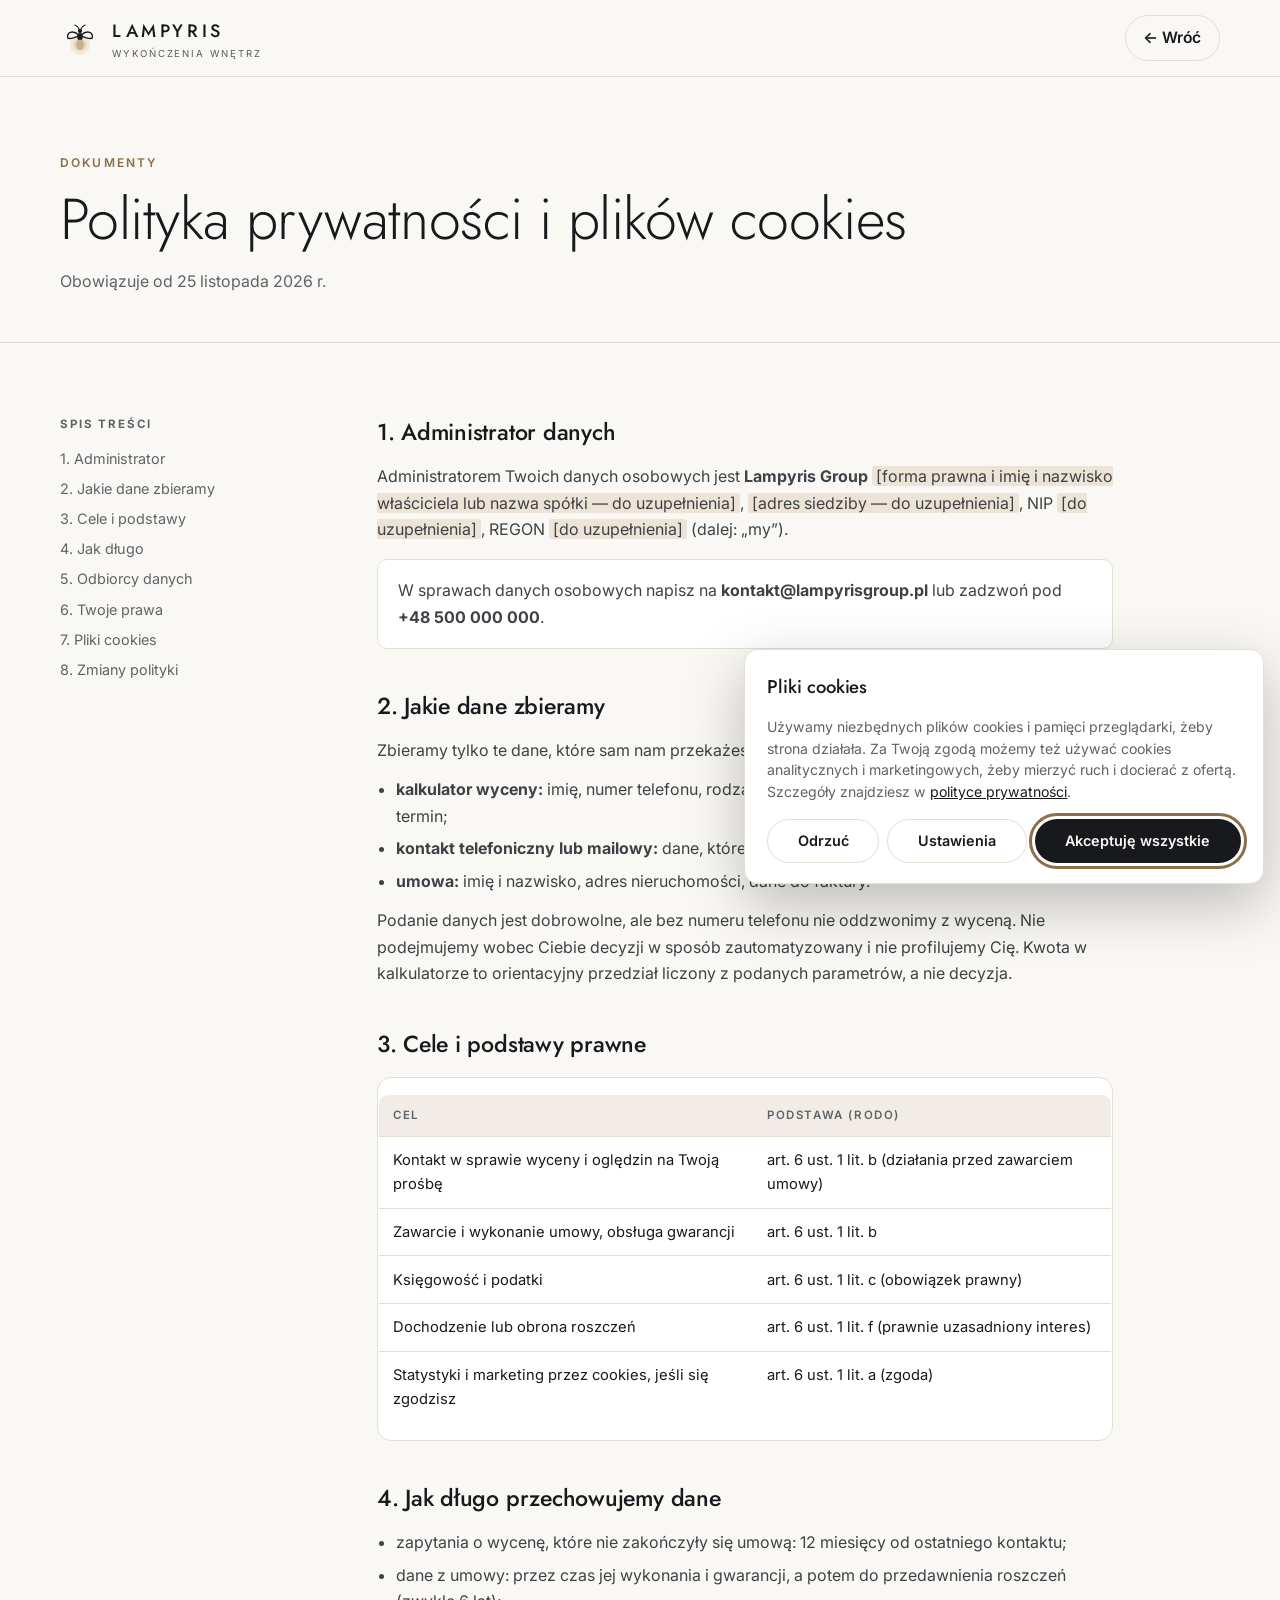
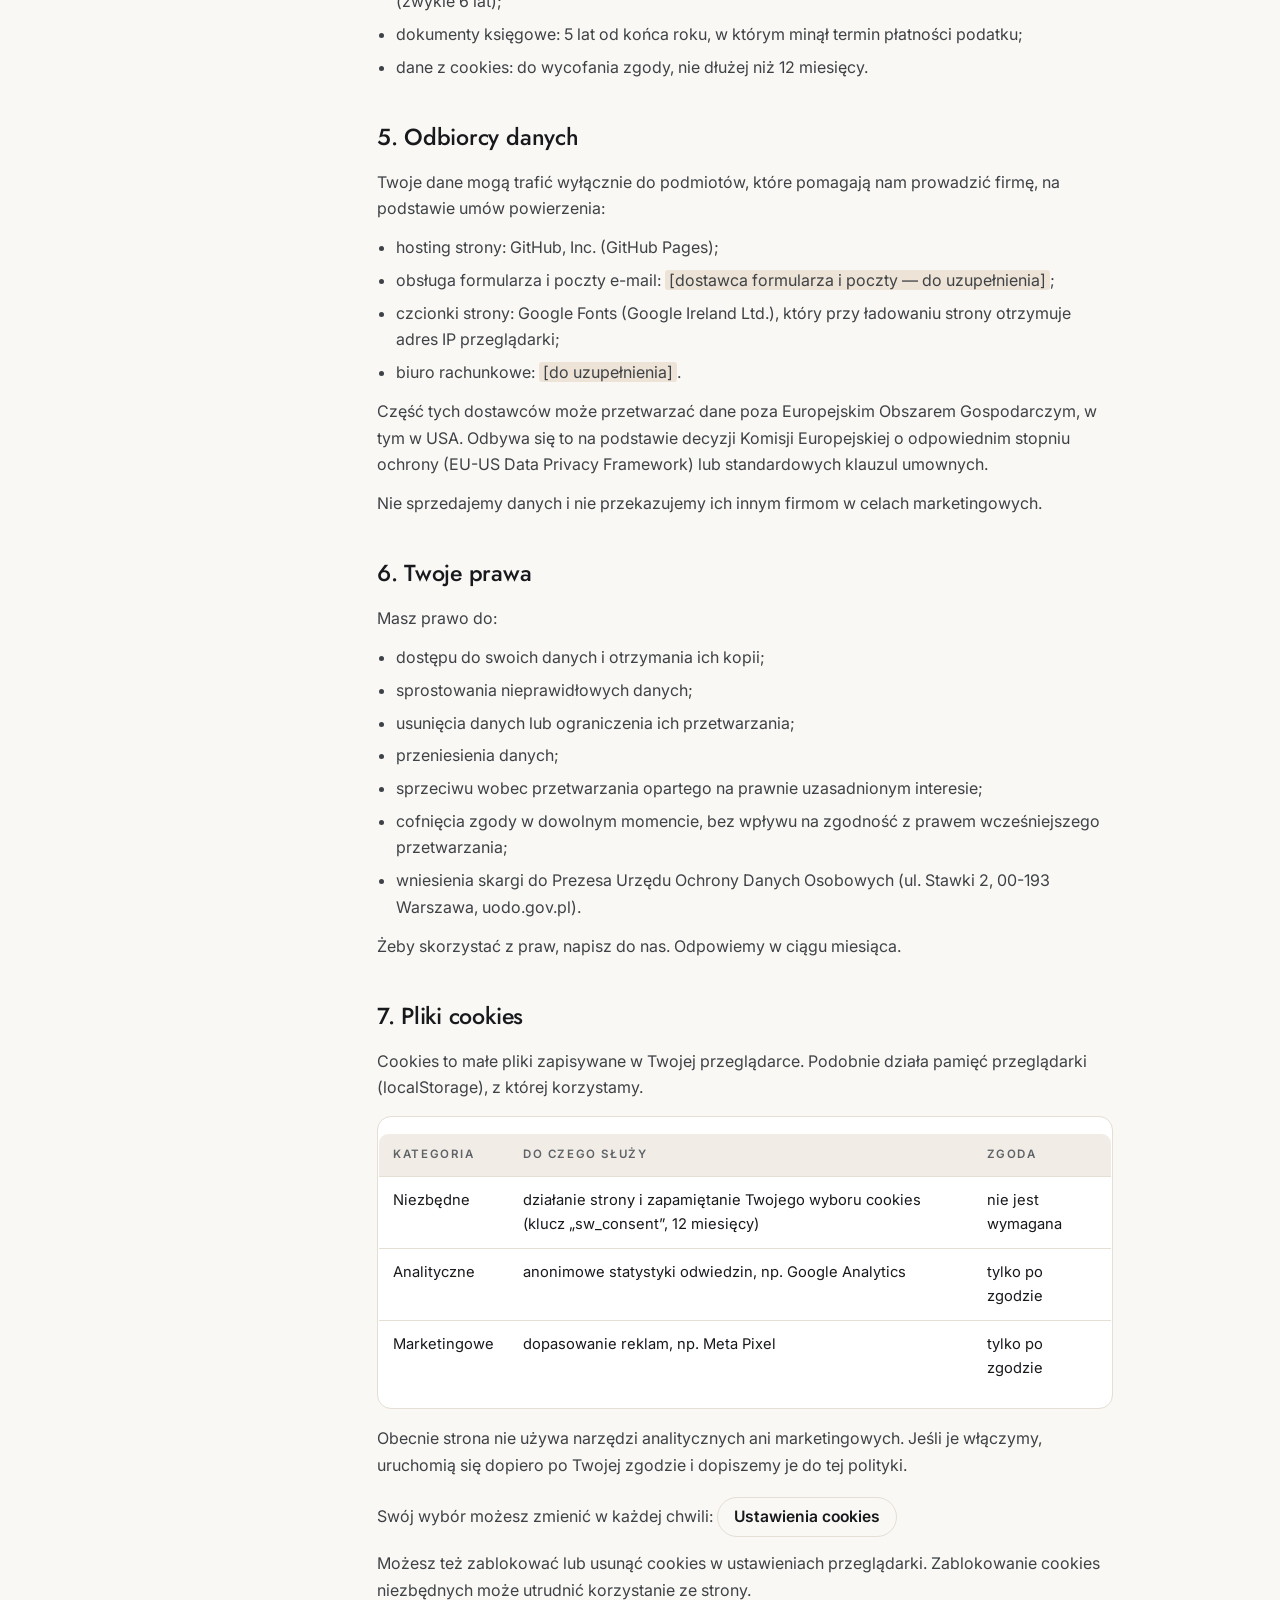
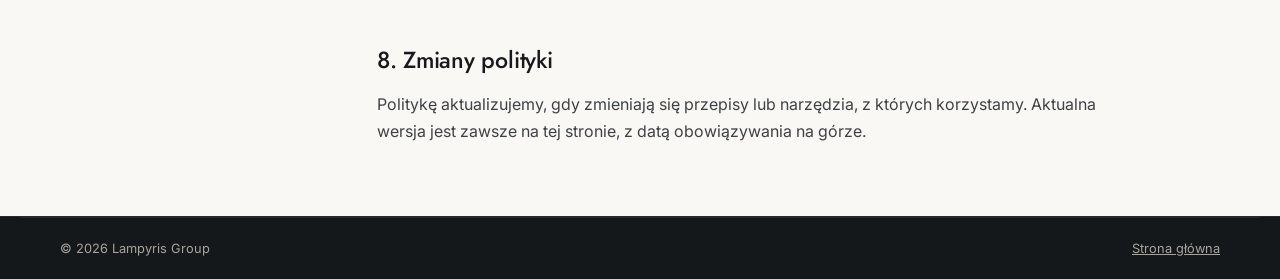
<file: polityka-prywatnosci.html>
<!doctype html>
<html lang="pl">
<head>
<meta charset="utf-8">
<meta name="viewport" content="width=device-width,initial-scale=1,viewport-fit=cover">
<meta name="robots" content="noindex">
<meta name="theme-color" content="#FAF8F4">
<title>Polityka prywatności i cookies — Lampyris Group</title>
<meta name="description" content="Zasady przetwarzania danych osobowych i używania plików cookies na stronie Lampyris Group.">
<link rel="icon" href="favicon.svg" type="image/svg+xml">
<link rel="preconnect" href="https://fonts.googleapis.com">
<link rel="preconnect" href="https://fonts.gstatic.com" crossorigin>
<link rel="stylesheet" href="https://fonts.googleapis.com/css2?family=Jost:wght@200;300;400;500&family=Inter:wght@400;500;600;700&display=swap">
<link rel="stylesheet" href="styles.css">
</head>
<body>
<!-- WZÓR POLITYKI: uzupełnij pola oznaczone [do uzupełnienia] i daj do sprawdzenia prawnikowi lub IOD przed użyciem. -->
<header class="site-head always-solid" id="head">
  <div class="wrap head-row">
    <a class="logo" href="index.html" aria-label="Lampyris Group — strona główna">
      <svg class="logo-mark" viewBox="0 0 48 48" aria-hidden="true"><circle cx="24" cy="32" r="12" fill="#C9AE8A" opacity=".22"/><circle cx="24" cy="32" r="7.5" fill="#C9AE8A" opacity=".35"/><path d="M22.6 20.5C15 13.5 7.5 17.5 9.5 24.5c3.8.6 9-1.2 13.6-3.4M25.4 20.5c7.6-7 15.1-3 13.1 4-3.8.6-9-1.2-13.6-3.4" fill="none" stroke="currentColor" stroke-width="1.6" stroke-linejoin="round"/><ellipse cx="24" cy="22.5" rx="3.3" ry="4.6" fill="currentColor"/><circle cx="24" cy="15.6" r="2.6" fill="currentColor"/><path d="M23 13.6c-1-2.6-2.8-4.4-5.2-5.2M25 13.6c1-2.6 2.8-4.4 5.2-5.2" fill="none" stroke="currentColor" stroke-width="1.3" stroke-linecap="round"/><ellipse cx="24" cy="32" rx="4.6" ry="6.2" fill="#C9AE8A"/></svg>
      <span class="logo-text"><b>Lampyris</b><small>Wykończenia wnętrz</small></span>
    </a>
    <a class="btn btn-line" href="index.html" style="min-height:44px;padding-inline:1.1rem" aria-label="Wróć na stronę główną">← Wróć</a>
  </div>
</header>

<main>
  <div class="doc-hero">
    <div class="wrap">
      <span class="eyebrow">Dokumenty</span>
      <h1>Polityka prywatności i plików cookies</h1>
      <p>Obowiązuje od 25 listopada 2026 r.</p>
    </div>
  </div>

  <div class="wrap doc">
    <nav class="toc" aria-label="Spis treści">
      <b>Spis treści</b>
      <a href="#administrator">1. Administrator</a>
      <a href="#dane">2. Jakie dane zbieramy</a>
      <a href="#cele">3. Cele i podstawy</a>
      <a href="#okres">4. Jak długo</a>
      <a href="#odbiorcy">5. Odbiorcy danych</a>
      <a href="#prawa">6. Twoje prawa</a>
      <a href="#cookies">7. Pliki cookies</a>
      <a href="#zmiany">8. Zmiany polityki</a>
    </nav>

    <article class="doc-body">
      <h2 id="administrator">1. Administrator danych</h2>
      <p>Administratorem Twoich danych osobowych jest <strong>Lampyris Group</strong> <span class="todo">[forma prawna i imię i nazwisko właściciela lub nazwa spółki — do uzupełnienia]</span>, <span class="todo">[adres siedziby — do uzupełnienia]</span>, NIP <span class="todo">[do uzupełnienia]</span>, REGON <span class="todo">[do uzupełnienia]</span> (dalej: „my”).</p>
      <div class="box"><p>W sprawach danych osobowych napisz na <strong>kontakt@lampyrisgroup.pl</strong> lub zadzwoń pod <strong>+48 500 000 000</strong>.</p></div>

      <h2 id="dane">2. Jakie dane zbieramy</h2>
      <p>Zbieramy tylko te dane, które sam nam przekażesz:</p>
      <ul>
        <li><strong>kalkulator wyceny:</strong> imię, numer telefonu, rodzaj i zakres prac, metraż, miejscowość, planowany termin;</li>
        <li><strong>kontakt telefoniczny lub mailowy:</strong> dane, które podasz w rozmowie lub wiadomości;</li>
        <li><strong>umowa:</strong> imię i nazwisko, adres nieruchomości, dane do faktury.</li>
      </ul>
      <p>Podanie danych jest dobrowolne, ale bez numeru telefonu nie oddzwonimy z wyceną. Nie podejmujemy wobec Ciebie decyzji w sposób zautomatyzowany i nie profilujemy Cię. Kwota w kalkulatorze to orientacyjny przedział liczony z podanych parametrów, a nie decyzja.</p>

      <h2 id="cele">3. Cele i podstawy prawne</h2>
      <div class="price-wrap" style="margin:1rem 0">
        <table>
          <thead><tr><th>Cel</th><th>Podstawa (RODO)</th></tr></thead>
          <tbody>
            <tr><td>Kontakt w sprawie wyceny i oględzin na Twoją prośbę</td><td>art. 6 ust. 1 lit. b (działania przed zawarciem umowy)</td></tr>
            <tr><td>Zawarcie i wykonanie umowy, obsługa gwarancji</td><td>art. 6 ust. 1 lit. b</td></tr>
            <tr><td>Księgowość i podatki</td><td>art. 6 ust. 1 lit. c (obowiązek prawny)</td></tr>
            <tr><td>Dochodzenie lub obrona roszczeń</td><td>art. 6 ust. 1 lit. f (prawnie uzasadniony interes)</td></tr>
            <tr><td>Statystyki i marketing przez cookies, jeśli się zgodzisz</td><td>art. 6 ust. 1 lit. a (zgoda)</td></tr>
          </tbody>
        </table>
      </div>

      <h2 id="okres">4. Jak długo przechowujemy dane</h2>
      <ul>
        <li>zapytania o wycenę, które nie zakończyły się umową: 12 miesięcy od ostatniego kontaktu;</li>
        <li>dane z umowy: przez czas jej wykonania i gwarancji, a potem do przedawnienia roszczeń (zwykle 6 lat);</li>
        <li>dokumenty księgowe: 5 lat od końca roku, w którym minął termin płatności podatku;</li>
        <li>dane z cookies: do wycofania zgody, nie dłużej niż 12 miesięcy.</li>
      </ul>

      <h2 id="odbiorcy">5. Odbiorcy danych</h2>
      <p>Twoje dane mogą trafić wyłącznie do podmiotów, które pomagają nam prowadzić firmę, na podstawie umów powierzenia:</p>
      <ul>
        <li>hosting strony: GitHub, Inc. (GitHub Pages);</li>
        <li>obsługa formularza i poczty e-mail: <span class="todo">[dostawca formularza i poczty — do uzupełnienia]</span>;</li>
        <li>czcionki strony: Google Fonts (Google Ireland Ltd.), który przy ładowaniu strony otrzymuje adres IP przeglądarki;</li>
        <li>biuro rachunkowe: <span class="todo">[do uzupełnienia]</span>.</li>
      </ul>
      <p>Część tych dostawców może przetwarzać dane poza Europejskim Obszarem Gospodarczym, w tym w USA. Odbywa się to na podstawie decyzji Komisji Europejskiej o odpowiednim stopniu ochrony (EU-US Data Privacy Framework) lub standardowych klauzul umownych.</p>
      <p>Nie sprzedajemy danych i nie przekazujemy ich innym firmom w celach marketingowych.</p>

      <h2 id="prawa">6. Twoje prawa</h2>
      <p>Masz prawo do:</p>
      <ul>
        <li>dostępu do swoich danych i otrzymania ich kopii;</li>
        <li>sprostowania nieprawidłowych danych;</li>
        <li>usunięcia danych lub ograniczenia ich przetwarzania;</li>
        <li>przeniesienia danych;</li>
        <li>sprzeciwu wobec przetwarzania opartego na prawnie uzasadnionym interesie;</li>
        <li>cofnięcia zgody w dowolnym momencie, bez wpływu na zgodność z prawem wcześniejszego przetwarzania;</li>
        <li>wniesienia skargi do Prezesa Urzędu Ochrony Danych Osobowych (ul. Stawki 2, 00-193 Warszawa, uodo.gov.pl).</li>
      </ul>
      <p>Żeby skorzystać z praw, napisz do nas. Odpowiemy w ciągu miesiąca.</p>

      <h2 id="cookies">7. Pliki cookies</h2>
      <p>Cookies to małe pliki zapisywane w Twojej przeglądarce. Podobnie działa pamięć przeglądarki (localStorage), z której korzystamy.</p>
      <div class="price-wrap" style="margin:1rem 0">
        <table>
          <thead><tr><th>Kategoria</th><th>Do czego służy</th><th>Zgoda</th></tr></thead>
          <tbody>
            <tr><td>Niezbędne</td><td>działanie strony i zapamiętanie Twojego wyboru cookies (klucz „sw_consent”, 12 miesięcy)</td><td>nie jest wymagana</td></tr>
            <tr><td>Analityczne</td><td>anonimowe statystyki odwiedzin, np. Google Analytics</td><td>tylko po zgodzie</td></tr>
            <tr><td>Marketingowe</td><td>dopasowanie reklam, np. Meta Pixel</td><td>tylko po zgodzie</td></tr>
          </tbody>
        </table>
      </div>
      <p>Obecnie strona nie używa narzędzi analitycznych ani marketingowych. Jeśli je włączymy, uruchomią się dopiero po Twojej zgodzie i dopiszemy je do tej polityki.</p>
      <p>Swój wybór możesz zmienić w każdej chwili: <button type="button" class="btn btn-line" data-cookie-settings style="min-height:40px;padding:.4rem 1rem;margin-top:.4rem">Ustawienia cookies</button></p>
      <p>Możesz też zablokować lub usunąć cookies w ustawieniach przeglądarki. Zablokowanie cookies niezbędnych może utrudnić korzystanie ze strony.</p>

      <h2 id="zmiany">8. Zmiany polityki</h2>
      <p>Politykę aktualizujemy, gdy zmieniają się przepisy lub narzędzia, z których korzystamy. Aktualna wersja jest zawsze na tej stronie, z datą obowiązywania na górze.</p>
    </article>
  </div>
</main>

<footer class="site-foot">
  <div class="wrap foot-bottom">
    <span>© 2026 Lampyris Group</span>
    <span><a href="index.html" style="color:inherit">Strona główna</a></span>
  </div>
</footer>

<script src="cookies.js"></script>
</body>
</html>
</file>
<file: styles.css>
/* Świetlicki Wykończenia — wspólne style (strona główna + polityka prywatności)
   Kierunek: ciepła biel, grafit, piaskowy akcent; cienkie duże nagłówki, przyciski-pigułki.
   Breakpointy: telefon < 640px, tablet 640–1023px, desktop ≥ 1024px */
:root{
  --bg:#FAF8F4; --surface:#FFFFFF; --sunk:#F1EDE6; --ink:#17191C; --muted:#5F6368; --line:#E4DED4;
  --dark:#15181B; --dark-2:#1E2226; --on-dark:#F3EFE8; --on-dark-muted:#A9A49B;
  --sand:#C9AE8A; --sand-hover:#D6BE9D; --sand-deep:#8C6F4A; --on-sand:#17191C; --ok:#2F7D4F; --err:#B3261E;
  --f-display:"Jost","Futura","Century Gothic",system-ui,sans-serif;
  --f-body:"Inter",system-ui,-apple-system,"Segoe UI",Roboto,sans-serif;
  --r:14px; --r-sm:10px; --pill:999px; --max:1240px;
  --shadow:0 2px 6px rgba(23,25,28,.04),0 18px 48px rgba(23,25,28,.08);
  --head-h:76px;
  color-scheme:light;
}
*{box-sizing:border-box}
[hidden]{display:none!important}
html{scroll-behavior:smooth;scroll-padding-top:calc(var(--head-h) + 12px);-webkit-text-size-adjust:100%}
@media (prefers-reduced-motion:reduce){html{scroll-behavior:auto}*,*::before,*::after{transition:none!important;animation:none!important}}
body{margin:0;background:var(--bg);color:var(--ink);font-family:var(--f-body);font-size:1rem;line-height:1.65;-webkit-font-smoothing:antialiased;
  padding-bottom:env(safe-area-inset-bottom,0px)}
body.menu-open{overflow:hidden}
img{max-width:100%;display:block}
a{color:inherit}
:focus-visible{outline:3px solid var(--sand-deep);outline-offset:3px;border-radius:4px}
.wrap{max-width:var(--max);margin-inline:auto;padding-left:max(20px,env(safe-area-inset-left,0px));padding-right:max(20px,env(safe-area-inset-right,0px))}
@media (min-width:1024px){.wrap{padding-left:max(40px,env(safe-area-inset-left,0px));padding-right:max(40px,env(safe-area-inset-right,0px))}}
h1,h2,h3{font-family:var(--f-display);margin:0;text-wrap:balance;line-height:1.12;letter-spacing:-.01em}
h1{font-weight:300}
h2{font-weight:300;font-size:clamp(2rem,4vw,3.1rem)}
h3{font-weight:500;font-size:1.25rem;letter-spacing:0}
p{margin:0}
.eyebrow{display:inline-block;font-size:.75rem;letter-spacing:.18em;text-transform:uppercase;font-weight:600;color:var(--sand-deep)}
.on-dark .eyebrow{color:var(--sand)}
section{padding-block:clamp(4rem,9vw,7.5rem)}
.sec-head{display:grid;gap:1rem;max-width:44rem;margin-bottom:clamp(2rem,5vw,3.5rem)}
.sec-head p{color:var(--muted);font-size:1.08rem}
.on-dark .sec-head p{color:var(--on-dark-muted)}
.sec-head.split{max-width:none;grid-template-columns:1fr auto;align-items:end;gap:1rem 3rem}
@media (max-width:820px){.sec-head.split{grid-template-columns:1fr}}
.on-dark{background:var(--dark);color:var(--on-dark)}

/* przyciski */
.btn{display:inline-flex;align-items:center;justify-content:center;gap:.6rem;min-height:48px;padding:.8rem 1.5rem;border-radius:var(--pill);
  font:600 .98rem/1.2 var(--f-body);text-decoration:none;border:1.5px solid transparent;cursor:pointer;transition:background .2s,border-color .2s,color .2s,transform .2s;white-space:nowrap}
.btn svg{flex:none;transition:transform .2s}
.btn:hover svg{transform:translateX(3px)}
.btn-sand{background:var(--sand);color:var(--on-sand)}
.btn-sand:hover{background:var(--sand-hover)}
.btn-dark{background:var(--ink);color:var(--bg)}
.btn-dark:hover{background:#2A2D31}
.btn-line{background:transparent;color:var(--ink);border-color:var(--line)}
.btn-line:hover{border-color:var(--ink)}
.btn-ghost-light{background:rgba(255,255,255,.08);color:#fff;border-color:rgba(255,255,255,.35);backdrop-filter:blur(6px)}
.btn-ghost-light:hover{background:rgba(255,255,255,.16);border-color:#fff}
.btn-block{width:100%}
.link-arrow{display:inline-flex;align-items:center;gap:.4rem;font-weight:600;text-decoration:none;color:var(--ink);font-size:.95rem}
.link-arrow svg{transition:transform .2s}
.link-arrow:hover svg{transform:translateX(3px)}

/* nagłówek */
.site-head{position:fixed;inset:0 0 auto;z-index:50;padding-top:env(safe-area-inset-top,0px);transition:background .25s,box-shadow .25s,color .25s;color:#fff}
.site-head.solid,.site-head.always-solid{background:rgba(250,248,244,.94);backdrop-filter:blur(14px);color:var(--ink);box-shadow:0 1px 0 var(--line)}
.head-row{height:var(--head-h);display:flex;align-items:center;justify-content:space-between;gap:1.5rem}
.logo{display:flex;align-items:center;gap:.75rem;text-decoration:none;line-height:1}
.logo-mark{width:40px;height:40px;border-radius:50%;border:1.5px solid currentColor;display:grid;place-items:center;font:500 .95rem var(--f-display);letter-spacing:.02em;flex:none}
.logo-text b{display:block;font:500 1.12rem var(--f-display);letter-spacing:.2em;text-transform:uppercase}
.logo-text small{display:block;font-size:.6rem;letter-spacing:.2em;white-space:nowrap;text-transform:uppercase;opacity:.7;margin-top:.3rem}
.nav{display:flex;align-items:center;gap:2rem}
.nav ul{display:flex;gap:1.75rem;list-style:none;margin:0;padding:0}
.nav ul a{text-decoration:none;font-size:.93rem;font-weight:500;opacity:.85;transition:opacity .2s}
.nav ul a:hover{opacity:1}
.head-actions{display:flex;align-items:center;gap:.75rem}
.phone-pill{display:inline-flex;align-items:center;gap:.6rem;min-height:44px;padding:.4rem .5rem .4rem 1rem;border-radius:var(--pill);border:1.5px solid currentColor;
  font-weight:600;font-size:.92rem;text-decoration:none;white-space:nowrap;opacity:.95}
.phone-pill i{width:32px;height:32px;border-radius:50%;background:var(--sand);color:var(--on-sand);display:grid;place-items:center}
.head-actions .btn{min-height:44px;padding:.6rem 1.2rem;font-size:.92rem}
.burger{display:none;width:46px;height:46px;border-radius:50%;border:1.5px solid currentColor;background:transparent;color:inherit;cursor:pointer;place-items:center}
.burger span{display:block;width:18px;height:1.5px;background:currentColor;position:relative}
.burger span::before,.burger span::after{content:"";position:absolute;left:0;width:18px;height:1.5px;background:currentColor}
.burger span::before{top:-6px}.burger span::after{top:6px}
.nav ul a{white-space:nowrap}
@media (max-width:1240px){.nav ul{gap:1.25rem}}
@media (max-width:1139px){.nav ul{display:none}.burger{display:grid}}
@media (max-width:767px){.head-actions .btn{display:none}}
@media (max-width:639px){.phone-pill{display:none}:root{--head-h:66px}.logo-mark{width:36px;height:36px}.logo-text b{font-size:1rem}}

/* menu mobilne / tablet */
.drawer{position:fixed;inset:0;z-index:60;background:var(--dark);color:var(--on-dark);display:flex;flex-direction:column;
  padding:calc(env(safe-area-inset-top,0px) + 1rem) max(20px,env(safe-area-inset-right,0px)) calc(env(safe-area-inset-bottom,0px) + 1.5rem) max(20px,env(safe-area-inset-left,0px));
  transform:translateY(-100%);transition:transform .35s cubic-bezier(.2,.8,.2,1);visibility:hidden}
.drawer.open{transform:none;visibility:visible}
.drawer-top{display:flex;justify-content:space-between;align-items:center;min-height:50px}
.drawer nav{flex:1;display:flex;flex-direction:column;justify-content:center;gap:.25rem}
.drawer nav a{font:300 clamp(1.8rem,7vw,2.6rem)/1.25 var(--f-display);text-decoration:none;padding:.35rem 0;border-bottom:1px solid rgba(255,255,255,.08)}
.drawer-foot{display:grid;gap:.75rem}
.drawer-foot .phone-pill{display:inline-flex;justify-content:space-between;color:var(--on-dark)}
.close-x{width:46px;height:46px;border-radius:50%;border:1.5px solid rgba(255,255,255,.4);background:none;color:inherit;font-size:1.5rem;line-height:1;cursor:pointer}

/* hero */
.hero{position:relative;color:#fff;background:var(--dark);overflow:hidden;
  padding-top:calc(var(--head-h) + env(safe-area-inset-top,0px) + clamp(2rem,6vw,4.5rem));padding-bottom:clamp(3rem,7vw,5.5rem)}
.hero-bg{position:absolute;inset:0;z-index:0}
.hero-bg img{width:100%;height:100%;object-fit:cover}
.hero-bg::after{content:"";position:absolute;inset:0;background:linear-gradient(100deg,rgba(15,17,19,.88) 0%,rgba(15,17,19,.72) 45%,rgba(15,17,19,.35) 100%)}
@media (max-width:1023px){.hero-bg::after{background:linear-gradient(180deg,rgba(15,17,19,.78) 0%,rgba(15,17,19,.82) 55%,rgba(15,17,19,.94) 100%)}}
.hero-grid{position:relative;z-index:1;display:grid;grid-template-columns:minmax(0,1.05fr) minmax(0,.95fr);gap:clamp(2rem,5vw,5rem);align-items:center}
@media (max-width:1023px){.hero-grid{grid-template-columns:1fr}}
.hero .eyebrow{color:var(--sand)}
.hero h1{font-size:clamp(2.5rem,5.6vw,4.6rem);margin-top:1.1rem;line-height:1.05}
.hero h1 strong{font-weight:500;color:var(--sand)}
.hero .lead{font-size:clamp(1.05rem,1.4vw,1.2rem);color:rgba(255,255,255,.78);max-width:34rem;margin-top:1.4rem}
.hero-cta{display:flex;flex-wrap:wrap;gap:.75rem;margin-top:2rem}
.hero-points{display:grid;grid-template-columns:repeat(3,auto);justify-content:start;gap:1rem 2.25rem;margin-top:2.5rem;padding-top:1.75rem;border-top:1px solid rgba(255,255,255,.15)}
.hero-points div{display:grid;gap:.15rem}
.hero-points b{font:400 1.6rem var(--f-display)}
.hero-points span{font-size:.84rem;color:rgba(255,255,255,.65)}
@media (max-width:520px){.hero-points{grid-template-columns:1fr 1fr}.hero-points div:last-child{grid-column:1/-1}}
@media (min-width:640px) and (max-width:1023px){.hero-text{max-width:40rem}}

/* kalkulator / lejek */
.quiz{background:var(--surface);color:var(--ink);border-radius:var(--r);box-shadow:0 30px 80px rgba(0,0,0,.35);overflow:hidden;width:100%}
@media (min-width:640px) and (max-width:1023px){.quiz{max-width:640px}}
.quiz-head{padding:1.4rem 1.6rem 1.1rem;display:grid;gap:.85rem;border-bottom:1px solid var(--line)}
.quiz-title{display:flex;justify-content:space-between;align-items:baseline;gap:1rem}
.quiz-title h2{font:500 1.3rem var(--f-display)}
.quiz-step{font-size:.8rem;color:var(--muted);white-space:nowrap;font-variant-numeric:tabular-nums}
.bar{height:3px;background:var(--sunk);border-radius:99px;overflow:hidden}
.bar i{display:block;height:100%;width:25%;background:var(--sand-deep);transition:width .35s}
.quiz-body{padding:1.5rem 1.6rem}
.q{display:grid;gap:1rem}
.q-label{font-weight:600;font-size:1.05rem}
.q-hint{font-size:.88rem;color:var(--muted);margin-top:-.55rem}
.tiles{display:grid;grid-template-columns:1fr 1fr;gap:.7rem}
.tile{position:relative;display:grid;gap:.2rem;align-content:start;text-align:left;min-height:96px;padding:1rem;border:1.5px solid var(--line);border-radius:var(--r-sm);
  background:var(--surface);color:var(--ink);font:inherit;cursor:pointer;transition:border-color .15s,background .15s}
.tile:hover{border-color:#BFB6A8}
.tile[aria-pressed="true"]{border-color:var(--ink);background:var(--sunk)}
.tile[aria-pressed="true"]::after{content:"";position:absolute;top:.75rem;right:.75rem;width:18px;height:18px;border-radius:50%;
  background:var(--ink) url("data:image/svg+xml,%3Csvg xmlns='http://www.w3.org/2000/svg' viewBox='0 0 20 20'%3E%3Cpath d='M5.5 10.5l3 3 6-6.5' fill='none' stroke='%23fff' stroke-width='2.2' stroke-linecap='round' stroke-linejoin='round'/%3E%3C/svg%3E") center/14px no-repeat}
.tile b{font-weight:600;font-size:.98rem}
.tile span{font-size:.82rem;color:var(--muted)}
.tile svg{color:var(--sand-deep);margin-bottom:.35rem}
.tiles.three{grid-template-columns:repeat(3,1fr)}
.tiles.three .tile{min-height:auto}
@media (max-width:479px){.tiles.three{grid-template-columns:1fr}.tiles .tile{min-height:88px;padding:.85rem}}
.range-row{display:flex;align-items:center;gap:1rem}
.range-row input[type=range]{flex:1;min-width:0;accent-color:var(--ink);height:32px}
.num-out{font:500 1.5rem var(--f-display);min-width:6ch;text-align:right;font-variant-numeric:tabular-nums}
label{display:grid;gap:.4rem;font-size:.88rem;font-weight:500}
input[type=text],input[type=tel],input[type=email],select,textarea{font:inherit;font-size:16px;color:var(--ink);background:var(--surface);border:1.5px solid var(--line);
  border-radius:var(--r-sm);padding:.8rem .9rem;width:100%;min-width:0;min-height:50px}
input:focus,select:focus,textarea:focus{outline:none;border-color:var(--ink);box-shadow:0 0 0 4px rgba(201,174,138,.35)}
.row{display:grid;grid-template-columns:1fr 1fr;gap:.8rem}
@media (max-width:479px){.row{grid-template-columns:1fr}}
.quiz-foot{display:flex;justify-content:space-between;align-items:center;gap:1rem;padding:1rem 1.6rem;border-top:1px solid var(--line);background:var(--bg)}
.quiz-foot .btn{min-height:48px}
.text-btn{background:none;border:0;font:inherit;color:var(--muted);cursor:pointer;padding:.6rem 0;font-weight:500}
.text-btn:hover{color:var(--ink)}
.text-btn:disabled{visibility:hidden}
.estimate{background:var(--dark);color:var(--on-dark);border-radius:var(--r-sm);padding:1.2rem 1.3rem;display:grid;gap:.3rem}
.estimate small{font-size:.72rem;letter-spacing:.16em;text-transform:uppercase;color:var(--sand)}
.estimate b{font:400 clamp(1.6rem,4.5vw,2.1rem)/1.15 var(--f-display);font-variant-numeric:tabular-nums}
.estimate span{font-size:.84rem;color:var(--on-dark-muted)}
.consent{display:flex;gap:.65rem;align-items:flex-start;font-weight:400;font-size:.8rem;color:var(--muted);line-height:1.5}
.consent input{margin-top:.15rem;width:18px;height:18px;accent-color:var(--ink);flex:none}
.consent a{color:var(--ink)}
.err{font-size:.88rem;color:var(--err);min-height:1.3em}
.done{display:grid;gap:1rem}
.done-icon{width:52px;height:52px;border-radius:50%;background:rgba(47,125,79,.12);color:var(--ok);display:grid;place-items:center}
.next-steps{list-style:none;margin:0;padding:0;display:grid;gap:.7rem;font-size:.95rem;counter-reset:n}
.next-steps li{display:grid;grid-template-columns:28px 1fr;gap:.7rem;align-items:start}
.next-steps li::before{counter-increment:n;content:counter(n);width:26px;height:26px;border-radius:50%;background:var(--sunk);display:grid;place-items:center;font-size:.8rem;font-weight:600}
.secure{display:flex;gap:.45rem;align-items:center;font-size:.78rem;color:var(--muted)}
@media (max-width:420px){.secure{display:none}}

/* pasek zaufania */
.trust{background:var(--surface);border-bottom:1px solid var(--line)}
.trust .wrap{display:grid;grid-template-columns:repeat(4,1fr)}
.trust .item{display:flex;gap:.9rem;align-items:center;padding:1.6rem 1.25rem}
.trust .item+.item{border-left:1px solid var(--line)}
.trust .item:first-child{padding-left:0}
.trust svg{flex:none;color:var(--sand-deep)}
.trust b{display:block;font-weight:600;font-size:.97rem}
.trust span{font-size:.85rem;color:var(--muted)}
@media (max-width:1023px){.trust .wrap{grid-template-columns:1fr 1fr}.trust .item{padding-left:0}.trust .item:nth-child(3){border-left:0}.trust .item:nth-child(n+3){border-top:1px solid var(--line)}.trust .item:nth-child(2n){padding-left:1.25rem}}
@media (max-width:559px){.trust .wrap{grid-template-columns:1fr}.trust .item{border-left:0!important;padding-left:0!important}.trust .item+.item{border-top:1px solid var(--line)}}

/* usługi */
.services{display:grid;grid-template-columns:repeat(4,1fr);gap:1.25rem}
@media (max-width:1023px){.services{grid-template-columns:1fr 1fr}}
@media (max-width:559px){.services{grid-template-columns:1fr}}
.svc{background:var(--surface);border-radius:var(--r);overflow:hidden;display:grid;grid-template-rows:auto 1fr;min-width:0;border:1px solid var(--line);transition:box-shadow .25s,transform .25s}
.svc:hover{box-shadow:var(--shadow);transform:translateY(-3px)}
.svc-img{aspect-ratio:4/3;max-width:100%;overflow:hidden;background:var(--sunk)}
.svc-img img{width:100%;height:100%;object-fit:cover;transition:transform .6s}
.svc:hover .svc-img img{transform:scale(1.04)}
.svc-b{padding:1.4rem 1.4rem 1.5rem;display:grid;gap:.75rem;grid-template-rows:auto auto 1fr auto}
.svc-b p{color:var(--muted);font-size:.95rem}
.svc-b ul{margin:0;padding:0;list-style:none;display:grid;gap:.35rem;font-size:.9rem}
.svc-b li{padding-left:1.1rem;position:relative}
.svc-b li::before{content:"";position:absolute;left:0;top:.7em;width:6px;height:6px;border-radius:50%;background:var(--sand)}
.svc-meta{display:flex;justify-content:space-between;align-items:center;gap:1rem;flex-wrap:wrap;border-top:1px solid var(--line);padding-top:1rem;font-size:.84rem;color:var(--muted)}

/* pakiety */
.packages{display:grid;grid-template-columns:repeat(3,1fr);gap:1.25rem;align-items:stretch}
@media (max-width:1023px){.packages{grid-template-columns:1fr}}
@media (min-width:640px) and (max-width:1023px){.pkg{grid-template-columns:1fr 1fr;grid-template-rows:auto auto auto 1fr;column-gap:2rem}.pkg>*{grid-column:1}.pkg ul{grid-column:2;grid-row:1/span 4;align-self:center}.pkg .btn{align-self:end}}
.pkg{background:var(--surface);border:1px solid var(--line);border-radius:var(--r);padding:clamp(1.5rem,3vw,2.1rem);display:grid;gap:1.1rem;grid-template-rows:auto auto auto 1fr auto;position:relative}
.pkg.best{background:var(--dark);color:var(--on-dark);border-color:var(--dark)}
.pkg-badge{position:absolute;top:1.4rem;right:1.4rem;font-size:.7rem;letter-spacing:.16em;text-transform:uppercase;font-weight:700;background:var(--sand);color:var(--on-sand);padding:.35rem .7rem;border-radius:var(--pill)}
.pkg-name{font:300 2rem/1 var(--f-display);letter-spacing:.06em;text-transform:uppercase}
.pkg-name b{font-weight:500}
.pkg-desc{color:var(--muted);font-size:.95rem}
.pkg.best .pkg-desc{color:var(--on-dark-muted)}
.pkg-price{display:flex;align-items:baseline;gap:.4rem;border-block:1px solid var(--line);padding-block:1rem}
.pkg.best .pkg-price{border-color:rgba(255,255,255,.12)}
.pkg-price small{font-size:.85rem;color:var(--muted)}
.pkg.best .pkg-price small{color:var(--on-dark-muted)}
.pkg-price b{font:400 2.2rem/1 var(--f-display);font-variant-numeric:tabular-nums}
.pkg ul{list-style:none;margin:0;padding:0;display:grid;gap:.55rem;font-size:.93rem;align-content:start}
.pkg li{display:grid;grid-template-columns:20px 1fr;gap:.6rem}
.pkg li svg{margin-top:.25rem;color:var(--sand-deep)}
.pkg.best li svg{color:var(--sand)}
.pkg.best .btn-line{color:var(--on-dark);border-color:rgba(255,255,255,.3)}
.pkg-note{margin-top:1.5rem;color:var(--muted);font-size:.9rem;max-width:52rem}

/* problemy */
.pains{display:grid;grid-template-columns:repeat(3,1fr);gap:1.25rem}
@media (max-width:767px){.pains{grid-template-columns:1fr}}
.pain{border-top:1px solid var(--ink);padding-top:1.4rem;display:grid;gap:.9rem;align-content:start}
.pain .q{font:400 1.3rem/1.35 var(--f-display);color:var(--muted);text-decoration:line-through;text-decoration-color:rgba(140,111,74,.6);text-decoration-thickness:1.5px}
.pain .a{display:grid;grid-template-columns:24px 1fr;gap:.6rem;font-size:1rem}
.pain .a svg{color:var(--ok);margin-top:.2rem}

/* proces */
.process{display:grid;grid-template-columns:repeat(5,1fr);gap:1rem;list-style:none;margin:0;padding:0}
@media (max-width:1023px){.process{grid-template-columns:1fr 1fr}}
@media (max-width:559px){.process{grid-template-columns:1fr}}
.step{background:var(--dark-2);border-radius:var(--r);padding:1.5rem;display:grid;gap:.6rem;align-content:start}
.step .n{font:300 2.4rem/1 var(--f-display);color:var(--sand)}
.step h3{color:var(--on-dark)}
.step p{color:var(--on-dark-muted);font-size:.93rem}
.step .tag{justify-self:start;font-size:.75rem;font-weight:600;padding:.25rem .65rem;border-radius:var(--pill);border:1px solid rgba(201,174,138,.5);color:var(--sand)}
@media (min-width:640px) and (max-width:1023px){.process .step:last-child{grid-column:1/-1}}

/* o firmie */
.about{display:grid;grid-template-columns:minmax(0,.85fr) minmax(0,1.15fr);gap:clamp(2rem,6vw,5rem);align-items:center}
@media (max-width:1023px){.about{grid-template-columns:1fr}}
.portrait{aspect-ratio:4/5;max-width:100%;border-radius:var(--r);background:var(--dark);position:relative;overflow:hidden;display:grid;place-items:center}
@media (min-width:640px) and (max-width:1023px){.portrait{aspect-ratio:16/9}}
.portrait img{width:100%;height:100%;object-fit:cover}
.portrait .mono-big{font:200 clamp(5rem,14vw,9rem)/1 var(--f-display);color:var(--sand);letter-spacing:.05em}
.portrait .cap{position:absolute;left:1.25rem;bottom:1.1rem;right:1.25rem;font-size:.78rem;letter-spacing:.14em;text-transform:uppercase;color:var(--on-dark-muted)}
.about-text{display:grid;gap:1.2rem}
.about-text p{color:var(--muted);font-size:1.05rem;max-width:38rem}
.quote{font:300 clamp(1.4rem,2.6vw,1.9rem)/1.35 var(--f-display);color:var(--ink);max-width:36rem;padding-left:1.25rem;border-left:2px solid var(--sand)}
.sign{font-size:.9rem;color:var(--muted)}

/* cennik */
.price-wrap{overflow-x:auto;border:1px solid var(--line);border-radius:var(--r);background:var(--surface);-webkit-overflow-scrolling:touch}
table{width:100%;border-collapse:collapse;min-width:560px}
th,td{text-align:left;padding:1rem 1.3rem;border-bottom:1px solid var(--line);vertical-align:top}
th{font-size:.72rem;letter-spacing:.14em;text-transform:uppercase;color:var(--muted);font-weight:600;background:var(--sunk)}
td.num,th.num{text-align:right}
td.num{font-variant-numeric:tabular-nums;white-space:nowrap;font-weight:600}
td.unit{color:var(--muted);white-space:nowrap;font-size:.92rem}
tr:last-child td{border-bottom:0}
td small{display:block;color:var(--muted);font-size:.85rem}
@media (max-width:639px){
  table{min-width:0}
  thead{display:none}
  tr{display:grid;grid-template-columns:1fr auto;gap:.2rem 1rem;padding:1rem 1.1rem;border-bottom:1px solid var(--line)}
  tr:last-child{border-bottom:0}
  td{padding:0;border:0}
  td:first-child{grid-column:1/-1}
  td.unit{font-size:.85rem}
}
.price-foot{display:flex;justify-content:space-between;align-items:center;gap:1rem 2rem;flex-wrap:wrap;margin-top:1.4rem}
.price-foot p{color:var(--muted);font-size:.92rem;max-width:44rem}

/* gwarancja */
.guarantee{background:var(--sunk);border-radius:var(--r);padding:clamp(1.75rem,4vw,3rem);display:grid;grid-template-columns:auto 1fr auto;gap:1.5rem 2.5rem;align-items:center}
@media (max-width:1023px){.guarantee{grid-template-columns:auto 1fr}.guarantee .btn{grid-column:1/-1;justify-self:start}}
@media (max-width:559px){.guarantee{grid-template-columns:1fr}}
.seal{width:110px;height:110px;border-radius:50%;border:1.5px solid var(--sand-deep);display:grid;place-items:center;text-align:center;font-size:.64rem;letter-spacing:.14em;color:var(--sand-deep);line-height:1.3;font-weight:600}
.seal b{display:block;font:300 2.3rem/1 var(--f-display);letter-spacing:0;color:var(--ink)}
.guarantee h2{font-size:clamp(1.6rem,3vw,2.2rem)}
.guarantee p{color:var(--muted);margin-top:.6rem;max-width:44rem}

/* faq */
.faq-grid{display:grid;grid-template-columns:minmax(0,.8fr) minmax(0,1.2fr);gap:clamp(2rem,6vw,5rem)}
@media (max-width:1023px){.faq-grid{grid-template-columns:1fr}}
.faq{border-top:1px solid var(--line)}
details{border-bottom:1px solid var(--line)}
summary{cursor:pointer;list-style:none;padding:1.3rem 3rem 1.3rem 0;font-weight:600;font-size:1.04rem;position:relative;min-height:48px}
summary::-webkit-details-marker{display:none}
summary::after{content:"+";position:absolute;right:0;top:50%;transform:translateY(-50%);width:34px;height:34px;border-radius:50%;border:1px solid var(--line);display:grid;place-items:center;font-weight:300;font-size:1.3rem;transition:transform .25s,background .25s}
details[open] summary::after{transform:translateY(-50%) rotate(45deg);background:var(--sunk)}
details p{padding:0 0 1.4rem;color:var(--muted);max-width:44rem}

/* final cta */
.final-grid{display:grid;grid-template-columns:minmax(0,1.15fr) minmax(0,.85fr);gap:2.5rem 5rem;align-items:center}
@media (max-width:1023px){.final-grid{grid-template-columns:1fr}}
.final h2{font-size:clamp(2.1rem,4.5vw,3.4rem)}
.final p{color:var(--on-dark-muted);font-size:1.1rem;margin-top:1rem;max-width:34rem}
.final-actions{display:grid;gap:1rem}
.contact-card{border:1px solid rgba(255,255,255,.12);border-radius:var(--r);padding:1.4rem 1.5rem}
.contact-card dl{margin:0;display:grid;gap:1rem}
.contact-card dt{font-size:.7rem;letter-spacing:.16em;text-transform:uppercase;color:var(--on-dark-muted)}
.contact-card dd{margin:.2rem 0 0;font-size:1.08rem;font-weight:500;overflow-wrap:anywhere}
.copy{font:600 .72rem var(--f-body);background:transparent;color:var(--sand);border:1px solid rgba(201,174,138,.5);border-radius:var(--pill);padding:.25rem .65rem;margin-left:.5rem;cursor:pointer;vertical-align:middle}

/* stopka */
.site-foot{background:var(--dark);color:var(--on-dark-muted);border-top:1px solid rgba(255,255,255,.08);font-size:.86rem}
.foot-grid{display:grid;grid-template-columns:1.4fr 1fr 1fr;gap:2rem;padding-block:3rem 2rem}
@media (max-width:1023px){.foot-grid{grid-template-columns:1fr 1fr}.foot-grid>:first-child{grid-column:1/-1}}
@media (max-width:559px){.foot-grid{grid-template-columns:1fr}}
.foot-grid h4{margin:0 0 .8rem;color:var(--on-dark);font:500 .78rem var(--f-body);letter-spacing:.16em;text-transform:uppercase}
.foot-grid ul{list-style:none;margin:0;padding:0;display:grid;gap:.5rem}
.foot-grid a,.foot-grid button.linkish{color:var(--on-dark-muted);text-decoration:none;background:none;border:0;padding:0;font:inherit;cursor:pointer;text-align:left}
.foot-grid a:hover,.foot-grid button.linkish:hover{color:var(--on-dark)}
.site-foot .logo{color:var(--on-dark);margin-bottom:1rem}
.foot-bottom{display:flex;justify-content:space-between;flex-wrap:wrap;gap:.5rem 2rem;padding-block:1.25rem;border-top:1px solid rgba(255,255,255,.08);font-size:.8rem}

/* mobilny pasek CTA */
.mobile-cta{display:none}
@media (max-width:639px){
  .mobile-cta{display:flex;gap:.6rem;position:fixed;left:0;right:0;bottom:0;z-index:40;background:rgba(21,24,27,.96);backdrop-filter:blur(10px);
    padding:.65rem max(12px,env(safe-area-inset-right,0px)) calc(.65rem + env(safe-area-inset-bottom,0px)) max(12px,env(safe-area-inset-left,0px));
    transform:translateY(110%);transition:transform .3s}
  .mobile-cta.show{transform:none}
  .mobile-cta .btn{flex:1;padding-inline:1rem}
  .mobile-cta .btn-ghost-light{backdrop-filter:none}
  .site-foot{padding-bottom:5rem}
  body.cookie-open .mobile-cta{display:none}
}

/* baner cookies */
.cookie{position:fixed;z-index:70;left:max(16px,env(safe-area-inset-left,0px));right:max(16px,env(safe-area-inset-right,0px));bottom:calc(16px + env(safe-area-inset-bottom,0px));
  max-width:520px;background:var(--surface);color:var(--ink);border-radius:var(--r);box-shadow:0 20px 60px rgba(0,0,0,.25);border:1px solid var(--line);
  padding:1.4rem 1.4rem 1.25rem;display:grid;gap:1rem}
@media (min-width:640px){.cookie{left:auto}}
.cookie h2{font:500 1.15rem var(--f-display)}
.cookie p{font-size:.88rem;color:var(--muted);line-height:1.55}
.cookie p a{color:var(--ink)}
.cookie-actions{display:flex;flex-wrap:wrap;gap:.5rem}
.cookie-actions .btn{flex:1 1 auto;min-height:44px;padding:.6rem 1rem;font-size:.9rem}
.cookie-opts{display:grid;gap:.25rem;border-top:1px solid var(--line);padding-top:.75rem}
.opt{display:grid;grid-template-columns:1fr auto;gap:.15rem 1rem;align-items:center;padding:.55rem 0}
.opt+.opt{border-top:1px solid var(--line)}
.opt b{font-size:.92rem}
.opt small{grid-column:1;font-size:.8rem;color:var(--muted);line-height:1.45}
.switch{grid-row:1/span 2;grid-column:2;position:relative;width:46px;height:26px}
.switch input{position:absolute;inset:0;opacity:0;margin:0;cursor:pointer;z-index:1}
.switch span{position:absolute;inset:0;border-radius:99px;background:#D3CCC1;transition:background .2s}
.switch span::after{content:"";position:absolute;top:3px;left:3px;width:20px;height:20px;border-radius:50%;background:#fff;box-shadow:0 1px 3px rgba(0,0,0,.2);transition:transform .2s}
.switch input:checked+span{background:var(--ink)}
.switch input:checked+span::after{transform:translateX(20px)}
.switch input:disabled+span{opacity:.55}
.switch input:focus-visible+span{outline:3px solid var(--sand-deep);outline-offset:2px}

/* polityka prywatności */
.doc-hero{padding-top:calc(var(--head-h) + env(safe-area-inset-top,0px) + clamp(2.5rem,6vw,4.5rem));padding-bottom:clamp(2rem,4vw,3rem);border-bottom:1px solid var(--line)}
.doc-hero h1{font-size:clamp(2.2rem,5vw,3.6rem);margin-top:.8rem}
.doc-hero p{color:var(--muted);margin-top:1rem}
.doc{display:grid;grid-template-columns:240px minmax(0,1fr);gap:clamp(2rem,6vw,5rem);padding-block:clamp(2.5rem,6vw,4.5rem)}
@media (max-width:1023px){.doc{grid-template-columns:1fr}}
.toc{position:sticky;top:calc(var(--head-h) + 1.5rem);align-self:start;display:grid;gap:.4rem;font-size:.9rem}
.toc b{font-size:.72rem;letter-spacing:.16em;text-transform:uppercase;color:var(--muted);margin-bottom:.4rem}
.toc a{text-decoration:none;color:var(--muted)}
.toc a:hover{color:var(--ink)}
@media (max-width:1023px){.toc{position:static;background:var(--surface);border:1px solid var(--line);border-radius:var(--r);padding:1.2rem 1.3rem}}
.doc-body{max-width:46rem}
.doc-body h2{font:500 1.45rem var(--f-display);margin:2.5rem 0 .9rem;scroll-margin-top:calc(var(--head-h) + 16px)}
.doc-body h2:first-child{margin-top:0}
.doc-body p,.doc-body li{color:#3E4246}
.doc-body p+p{margin-top:.8rem}
.doc-body ul{padding-left:1.2rem;display:grid;gap:.4rem;margin:.8rem 0}
.doc-body .box{background:var(--surface);border:1px solid var(--line);border-radius:var(--r-sm);padding:1.1rem 1.25rem;margin:1rem 0}
.doc-body .box p{margin:0}
.doc-body table{min-width:0;margin:1rem 0;border:1px solid var(--line);border-radius:var(--r-sm);overflow:hidden;font-size:.92rem}
.doc-body td,.doc-body th{padding:.7rem .9rem}
.todo{background:rgba(201,174,138,.28);padding:0 .25rem;border-radius:3px}

/* widełki przy standardzie */
.tile-price{display:block;font-style:normal;font-weight:600;font-size:.86rem;color:var(--sand-deep);margin-top:.35rem;font-variant-numeric:tabular-nums}
.tile-price:empty{display:none}

/* baner łazienki */
.bath-band{padding-block:clamp(3.5rem,8vw,6rem) 0}
.bath-grid{display:grid;grid-template-columns:minmax(0,1fr) minmax(0,1fr);gap:clamp(2rem,5vw,4.5rem);align-items:center}
@media (max-width:1023px){.bath-grid{grid-template-columns:1fr}}
.bath-img{border-radius:var(--r);overflow:hidden;aspect-ratio:4/3;max-width:100%;background:var(--sunk)}
@media (min-width:640px) and (max-width:1023px){.bath-img{aspect-ratio:16/9}}
.bath-img img{width:100%;height:100%;object-fit:cover}
.bath-text{display:grid;gap:1.2rem;justify-items:start}
.bath-text p{color:var(--muted);font-size:1.05rem;max-width:36rem}
.bath-facts{list-style:none;margin:0;padding:1.1rem 0;display:grid;grid-template-columns:repeat(3,auto);gap:1rem 2rem;border-block:1px solid var(--line);width:100%}
@media (max-width:479px){.bath-facts{grid-template-columns:1fr 1fr}.bath-facts li:last-child{grid-column:1/-1}}
.bath-facts li{display:grid;gap:.1rem}
.bath-facts b{font:400 1.45rem var(--f-display)}
.bath-facts span{font-size:.84rem;color:var(--muted)}

/* wspólnoty */
.hoa-band{background:var(--sunk)}
.hoa-grid{display:grid;grid-template-columns:minmax(0,.9fr) minmax(0,1.1fr);gap:clamp(2rem,5vw,4.5rem);align-items:center}
@media (max-width:1023px){.hoa-grid{grid-template-columns:1fr}}
.hoa-text{display:grid;gap:1.1rem;justify-items:start}
.hoa-text p{color:var(--muted);font-size:1.05rem;max-width:34rem}
.hoa-list{list-style:none;margin:0;padding:0;display:grid;grid-template-columns:1fr 1fr;gap:1rem}
@media (max-width:639px){.hoa-list{grid-template-columns:1fr}}
.hoa-list li{background:var(--surface);border:1px solid var(--line);border-radius:var(--r);padding:1.25rem;display:grid;gap:.7rem;align-content:start}
.hoa-list svg{color:var(--sand-deep)}
.hoa-list b{display:block;font-weight:600;margin-bottom:.2rem}
.hoa-list span{font-size:.9rem;color:var(--muted)}

/* logo Lampyris (świetlik) */
svg.logo-mark{width:40px;height:40px;border:0;border-radius:0;display:block;flex:none}
@media (max-width:639px){svg.logo-mark{width:36px;height:36px}}
.portrait .mark-big{width:clamp(7rem,22vw,11rem);height:auto;color:var(--on-dark)}
</file>
